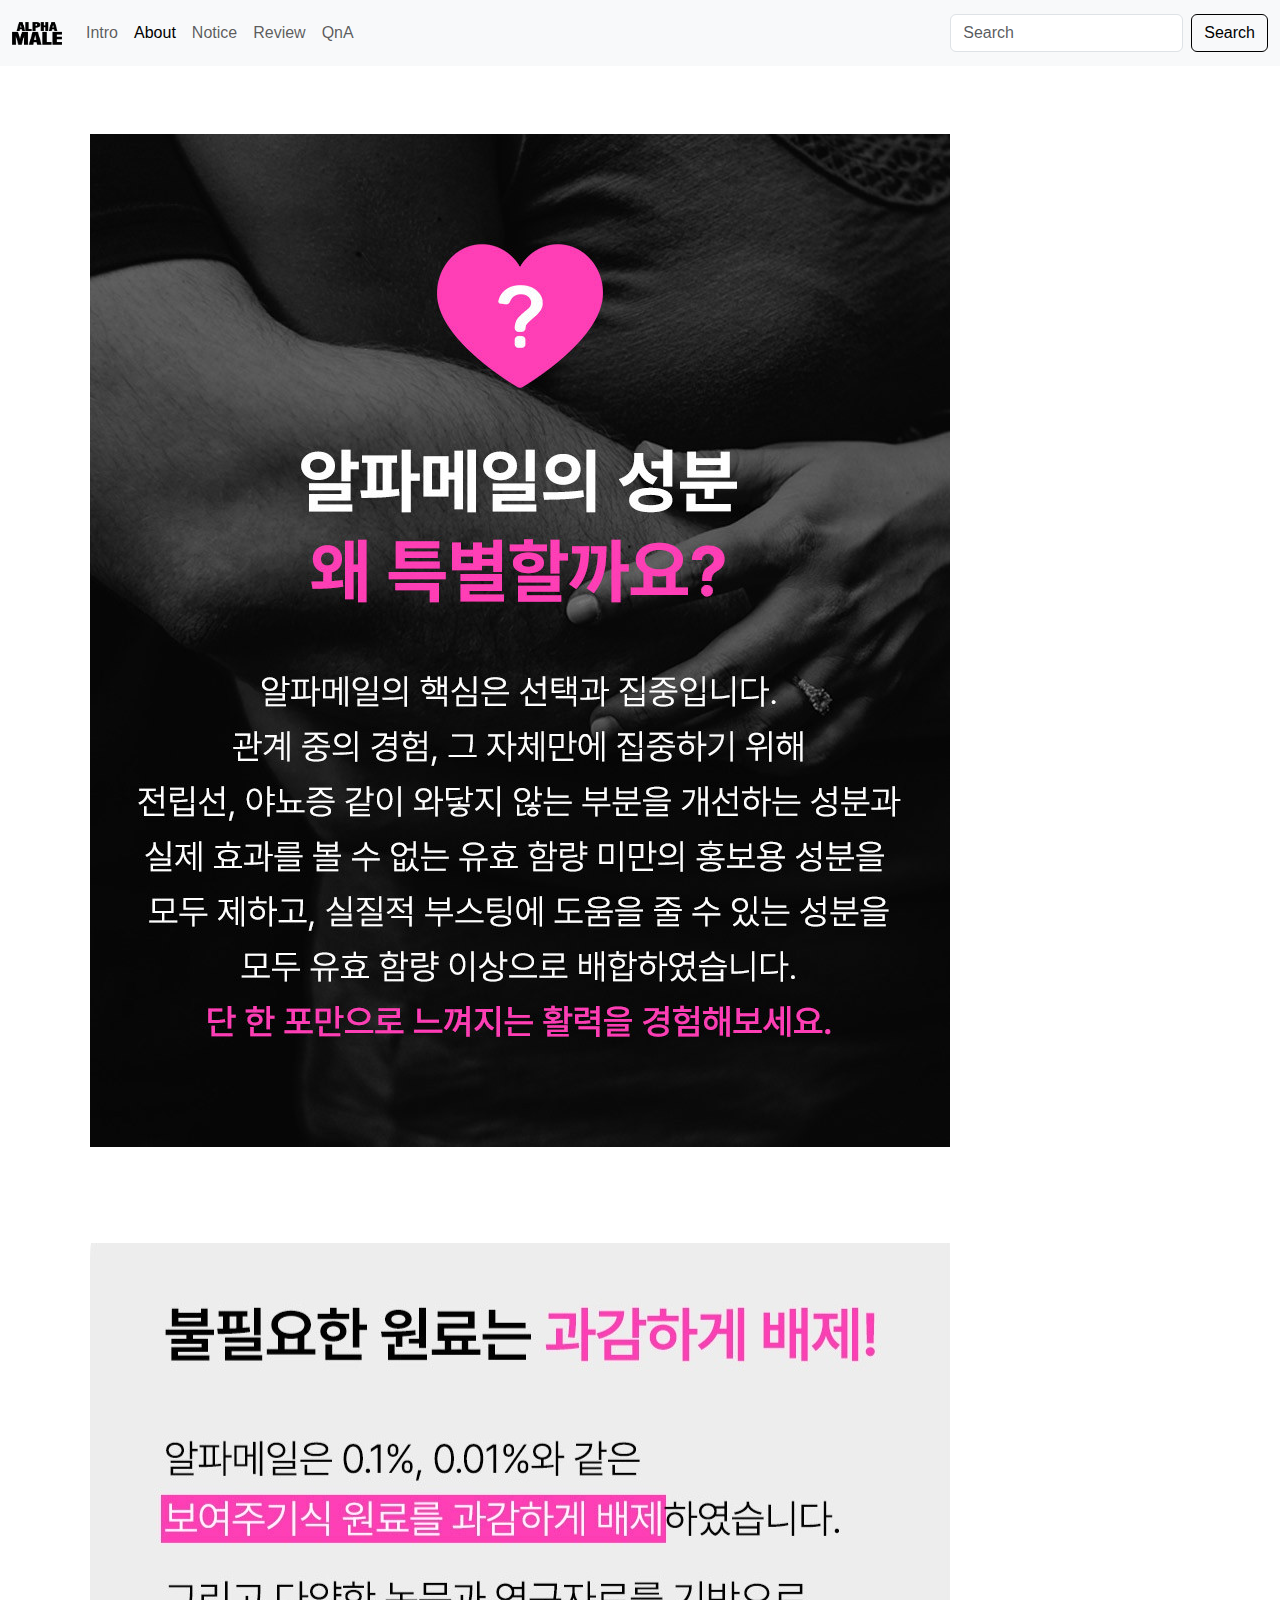
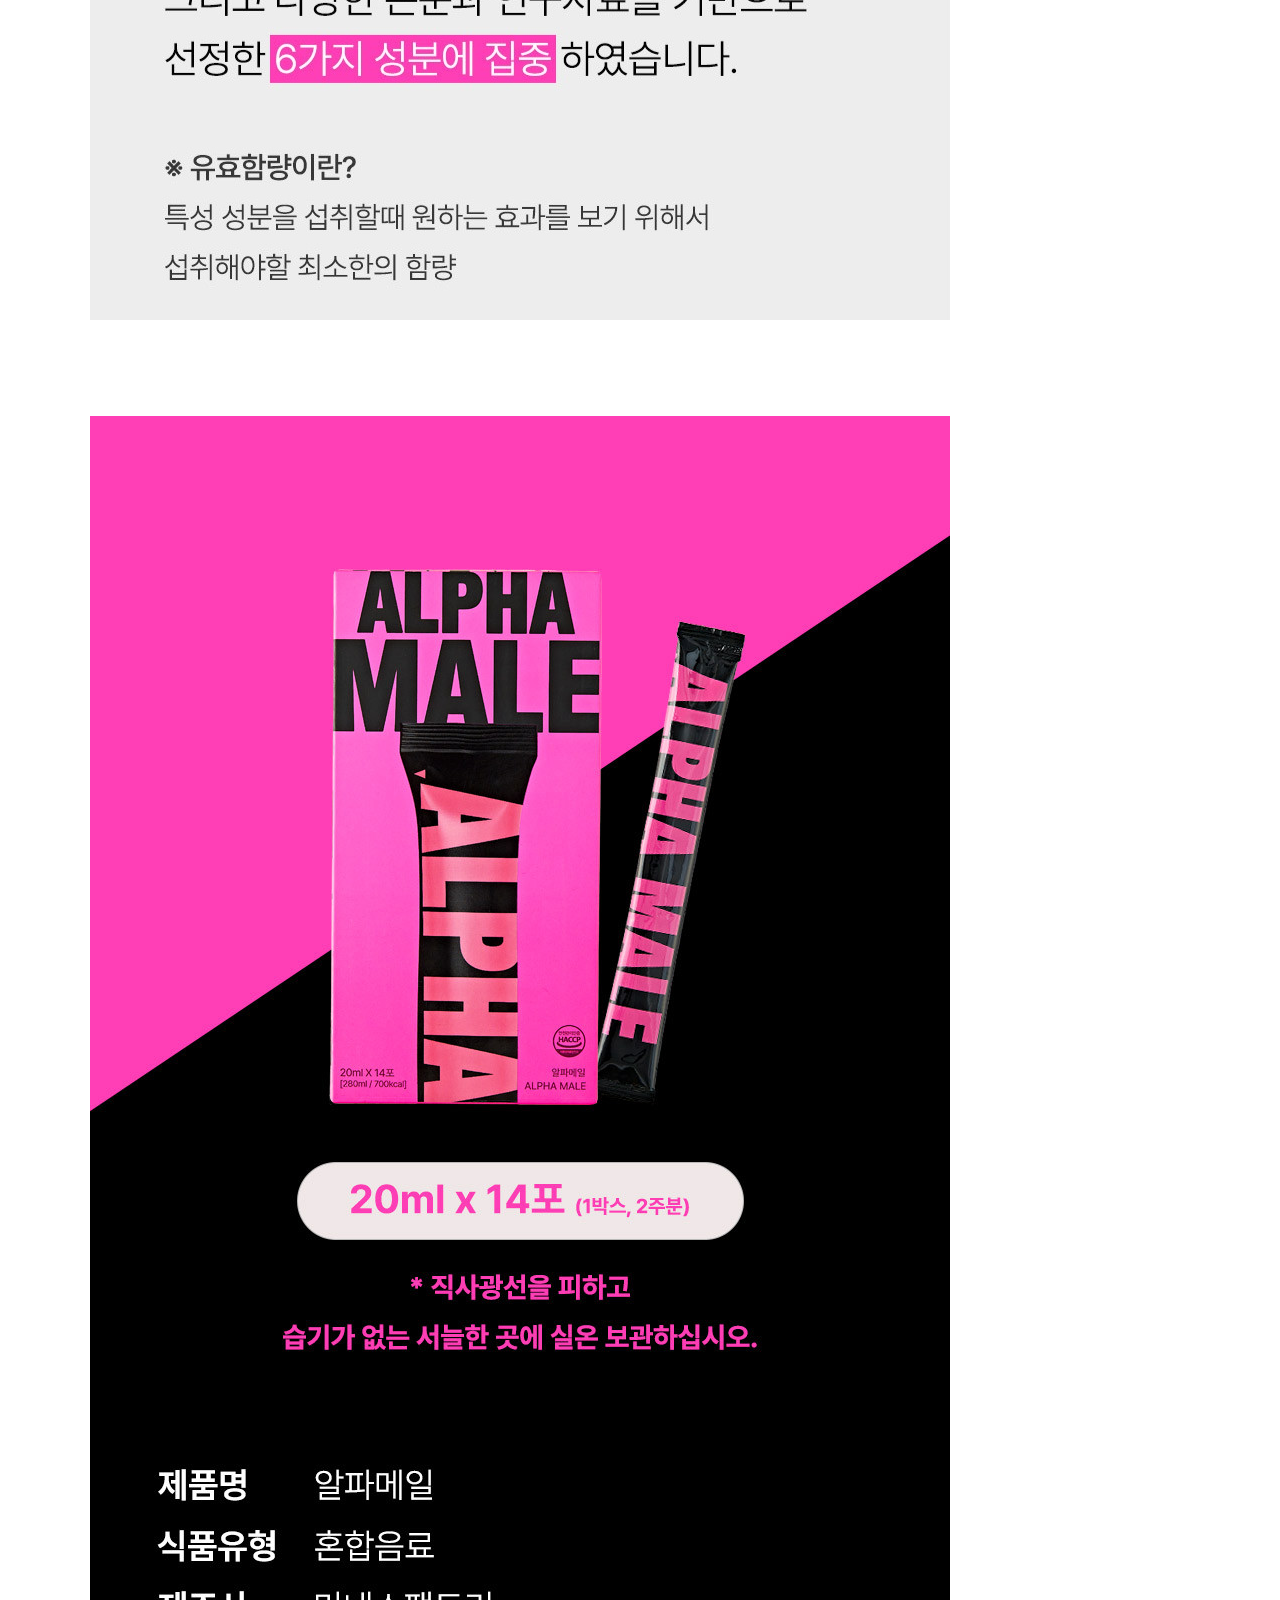
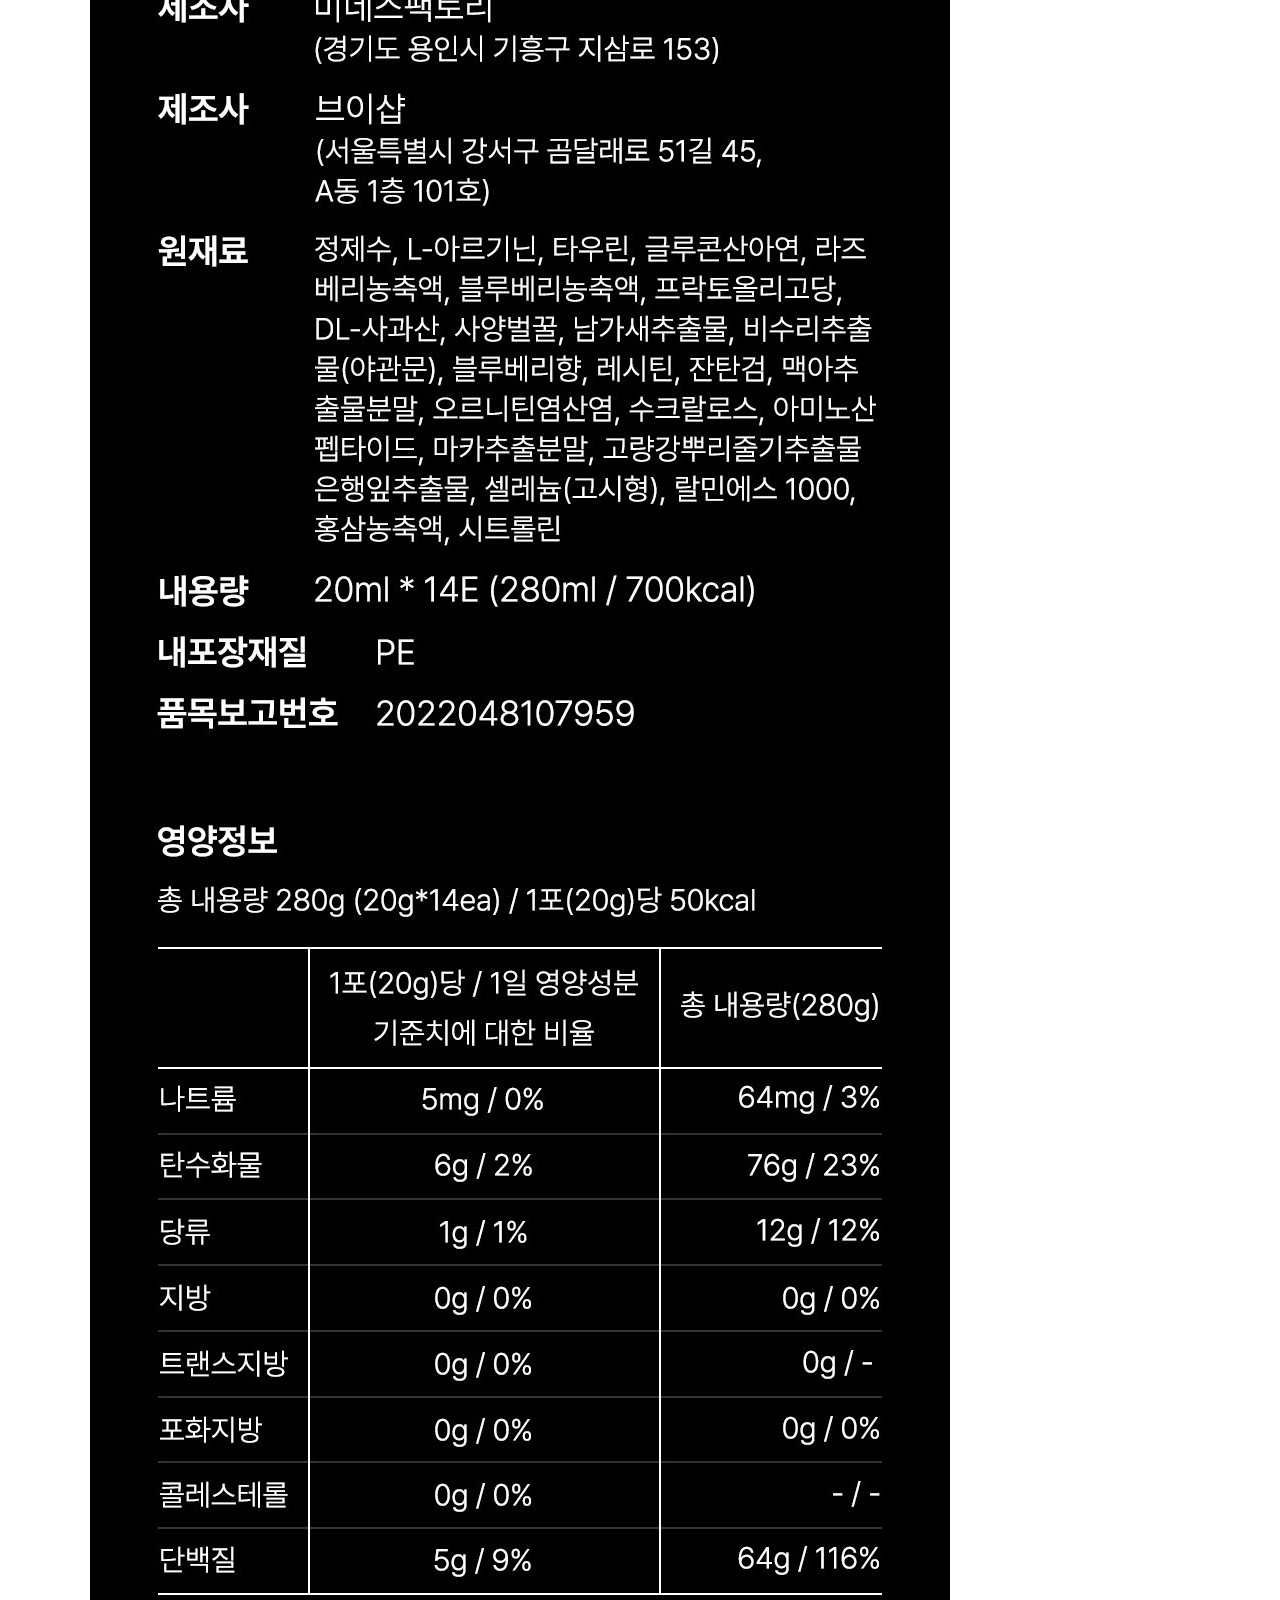
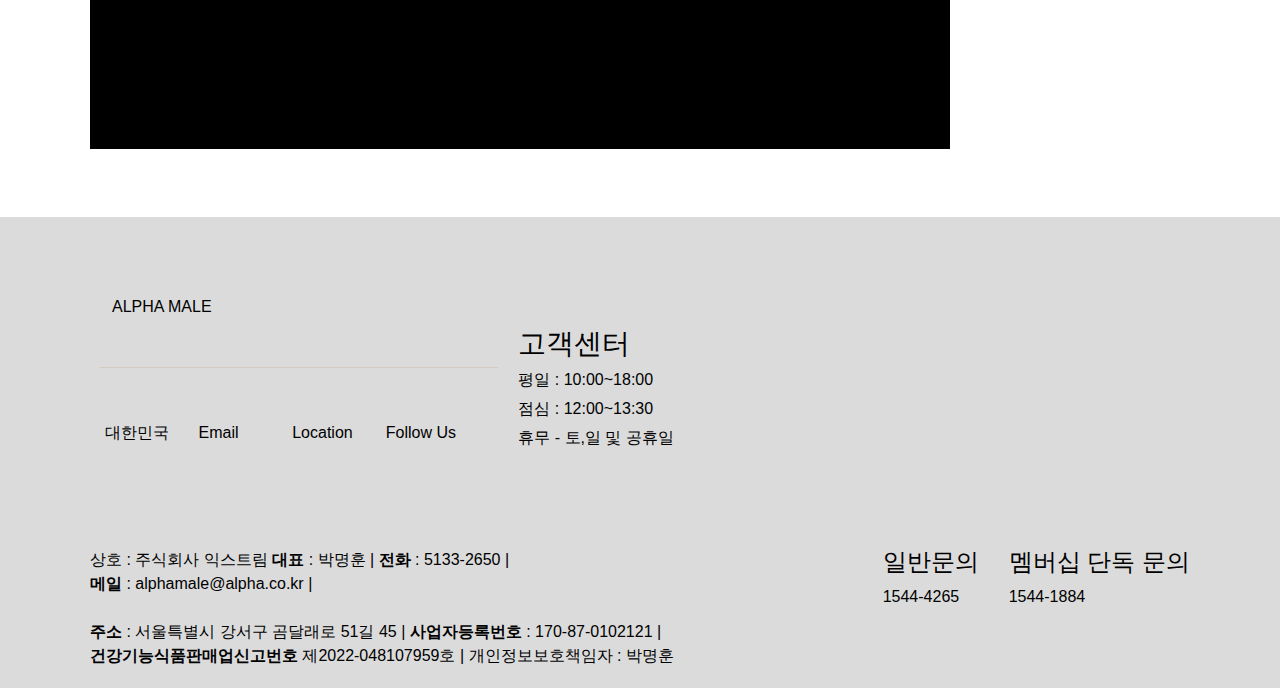
<file: about.html>
<!DOCTYPE html>
<html>

<head>
  <meta charset="utf-8">
  <meta name="viewport" content="width=device-width">
  <title>replit</title>

  <link href="https://cdn.jsdelivr.net/npm/bootstrap@5.3.3/dist/css/bootstrap.min.css" rel="stylesheet"
    integrity="sha384-QWTKZyjpPEjISv5WaRU9OFeRpok6YctnYmDr5pNlyT2bRjXh0JMhjY6hW+ALEwIH" crossorigin="anonymous">
  <script src="https://cdn.jsdelivr.net/npm/bootstrap@5.3.3/dist/js/bootstrap.min.js"
    integrity="sha384-0pUGZvbkm6XF6gxjEnlmuGrJXVbNuzT9qBBavbLwCsOGabYfZo0T0to5eqruptLy"
    crossorigin="anonymous"></script>

  <link href="style.css" rel="stylesheet" type="text/css" />

</head>

<body>
  <nav class="navbar navbar-expand-lg bg-body-tertiary">
    <div class="container-fluid">

      <a class="navbar-brand" href="index.html"><img src="./image/logo.png" width="50" height="24"
          class="d-inline-block align-text-top"></a>
      <button class="navbar-toggler" type="button" data-bs-toggle="collapse" data-bs-target="#navbarSupportedContent"
        aria-controls="navbarSupportedContent" aria-expanded="false" aria-label="Toggle navigation">
        <span class="navbar-toggler-icon"></span>
      </button>
      <div class="collapse navbar-collapse" id="navbarSupportedContent">
        <ul class="navbar-nav me-auto mb-2 mb-lg-0">
          <li class="nav-item">
            <a href="index.html" class="nav-link ">Intro</a>
          </li>
          <li class="nav-item">
            <a href="about.html" class="nav-link active" aria-current="page">About</a>
          </li>
          <li class="nav-item">
            <a class="nav-link" href="notice.html">Notice</a>
          </li>
          <li class="nav-item">
            <a class="nav-link" href="#" data-bs-toggle="modal" data-bs-target="#exampleModal">Review</a>
          </li>
          <li class="nav-item">
            <a class="nav-link" href="qna.html">QnA</a>
          </li>
        </ul>
        <form class="d-flex" role="search">
          <input class="form-control me-2" type="search" placeholder="Search" aria-label="Search">
          <button class="btn btn-outline-success" type="submit">Search</button>
        </form>
      </div>
    </div>
  </nav>

  <div class="container">

    <div class="text-center mt-5 mb-5">
      <img src="image/p__16.jpeg" class="d-block w-100">
    </div>

    <div class="text-center mt-5 mb-5">
      <img src="image/p__112.jpg" class="d-block w-100">
    </div>
    <div class="text-center mt-5 mb-5">
      <img src="image/p__21.jpg" class="d-block w-100">
    </div>


  </div>

</body>
<footer> 
  <div class="container" >
    
    <div class="first-box">
      
      <div class="row first-box-left"   >
        <div class="first-line pt-5 pb-5">
          ALPHA MALE
        </div>
        <div class="row second-line pt-5 pb-5">
          <div class="col">대한민국</div>
          <div class="col"><a href="">Email</a></div>
          <div class="col"><a href="">Location</a></div>
          <div class="col"><a href="">Follow Us</a></div>
        </div>
  
      </div>
      <div class="first-box-right pt-5 "  >
        <div class="cus-center">  
          <h3>고객센터</h3>
          <ul><li><span class="gh_desc-officeHours1">평일 : 10:00~18:00</span></li>
            <li><span class="gh_desc-officeHours2">점심 : 12:00~13:30</span></li>
            <li><span class="gh_desc-officeHours3">휴무 - 토,일 및 공휴일</span></li>
          </ul>
        </div>
      </div>
    </div>
  </div>
   
     <div class="container footer-secondbox ">
        
      <div class="info-box-left " >
         
          <div class="xans-element- xans-layout xans-layout-footer address ">
            <span class="noline">상호 : 주식회사 익스트림 </span>
            <span><strong>대표</strong> : 박명훈 |</span>
            <span><strong>전화</strong> : 5133-2650 |</span>
            <div>
            <span><strong>메일</strong> : <a href="j0102276@gmail.com">alphamale@alpha.co.kr |
            </a></span>
            </div>
            <br><span class=""><strong>주소</strong> : 서울특별시 강서구 곰달래로 51길 45 |</span>
            <span><strong>사업자등록번호</strong> : 170-87-0102121 |</span>
  <div>
            <span><strong>건강기능식품판매업신고번호</strong> 제2022-048107959호 |</span>
            <span class="noline ">개인정보보호책임자 : 박명훈</span>
            </div>
        </div>
      </div>
      <div class="info-box-right" >
      <div>
        <div class="phone_area">
          <div class="left-second-box">
            <h4>일반문의</h4>
            <p class="big_num tel">1544-4265</p>
          </div>
          
          <div>
            <h4>멤버십 단독 문의</h4>
            <p class="big_num tel">1544-1884</p>
          </div>
        </div>
      </div>
    </div>
    </div>
    <div class=" third-line pt-5 pb-5 text-center">
      <a href="https://m.qoo10.jp/g/1099119570" class="japansite"> Ship to : JAPAN</a>
    </div>
  </div>
  </div>
  </footer>
  <script>
    function navigateToPage() {
      window.location.href = 'qna.html';
    }
  </script>



</html>

<!-- Modal -->
<div class="modal fade" id="exampleModal" tabindex="-1" aria-labelledby="exampleModalLabel" aria-hidden="true">
  <div class="modal-dialog">
    <div class="modal-content">
      <div class="modal-header">
        <h1 class="modal-title fs-5" id="exampleModalLabel">공지사항</h1>
        <button type="button" class="btn-close" data-bs-dismiss="modal" aria-label="Close"></button>
      </div>
      <div class="modal-body">
        아직 리뷰 페이지는 준비중입니다
      </div>
      <div class="modal-footer">
        <button type="button" class="btn btn-secondary" data-bs-dismiss="modal">Close</button>
        <button type="button" class="btn btn-primary" onclick="navigateToPage()">FAQ보기</button>




      </div>
    </div>
  </div>
</div>
<script>
  function navigateToPage() {
    window.location.href = 'qna.html';
  }
</script>
</file>
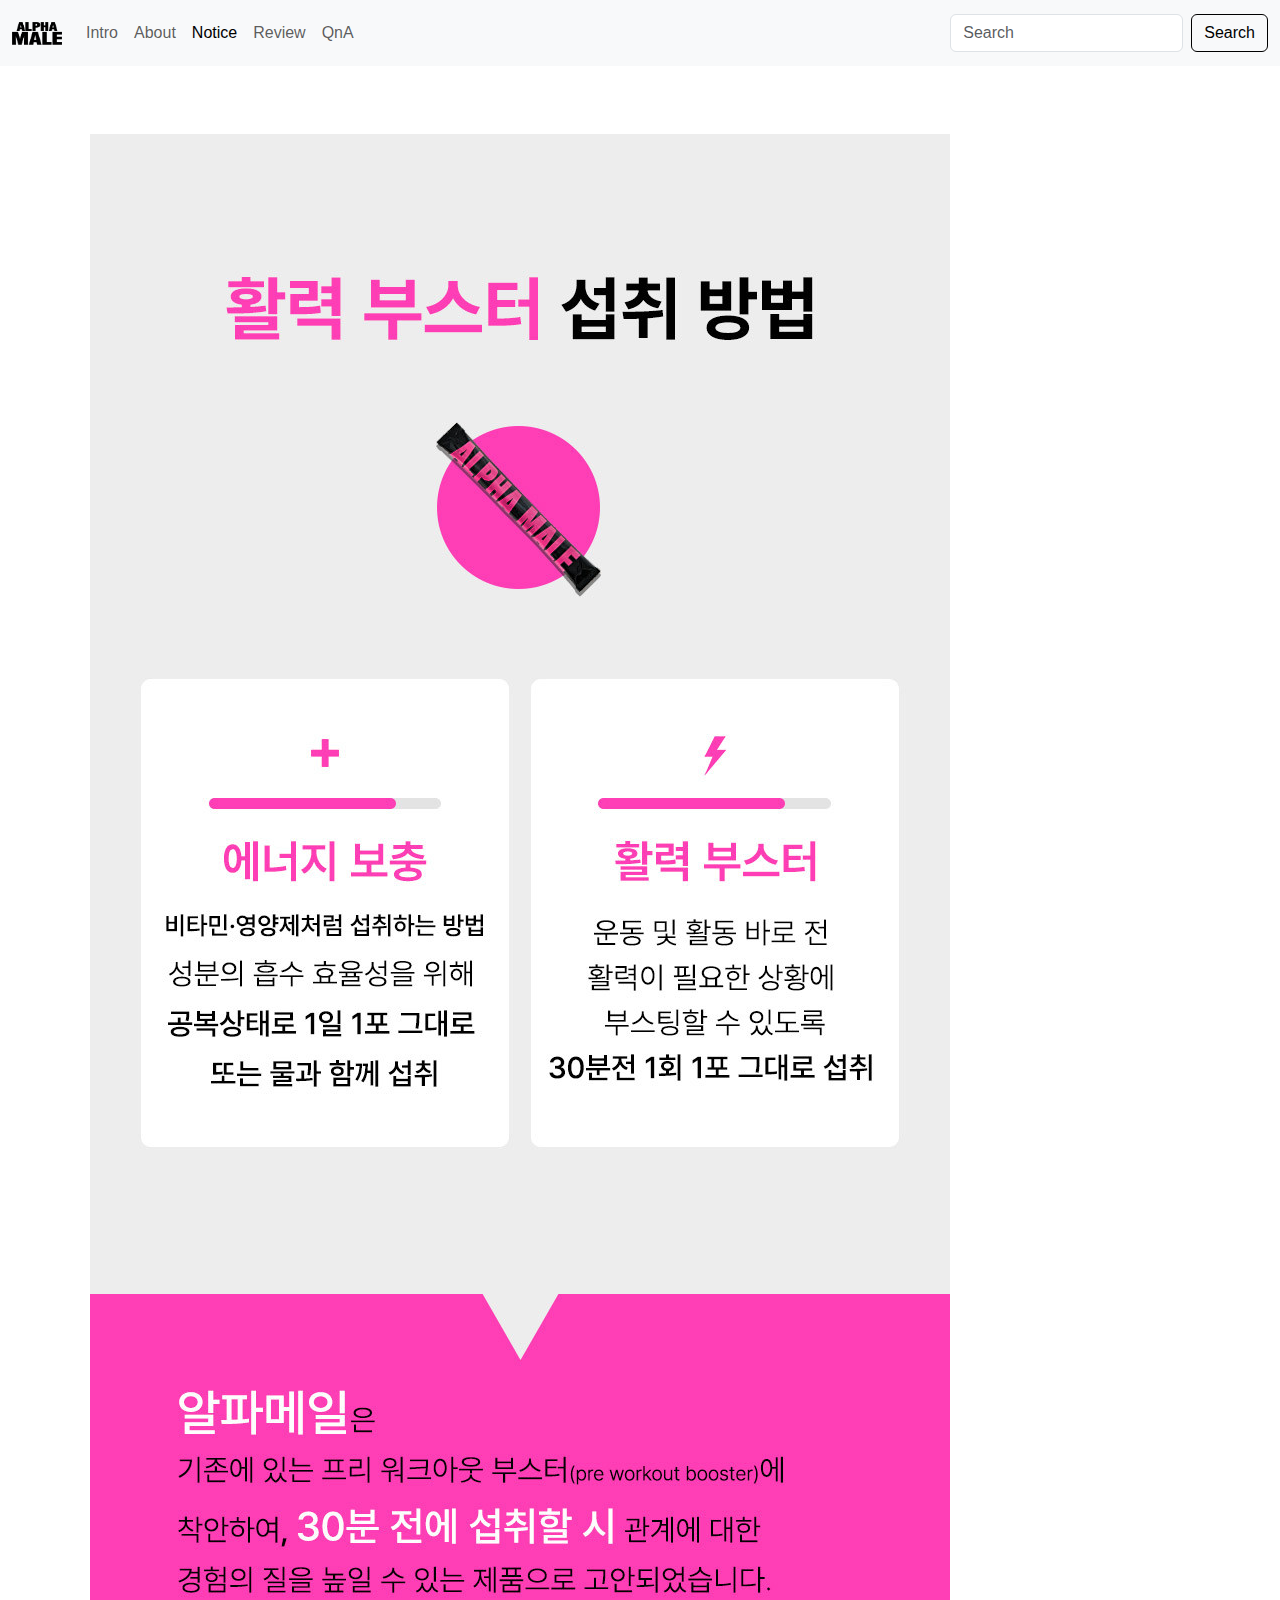
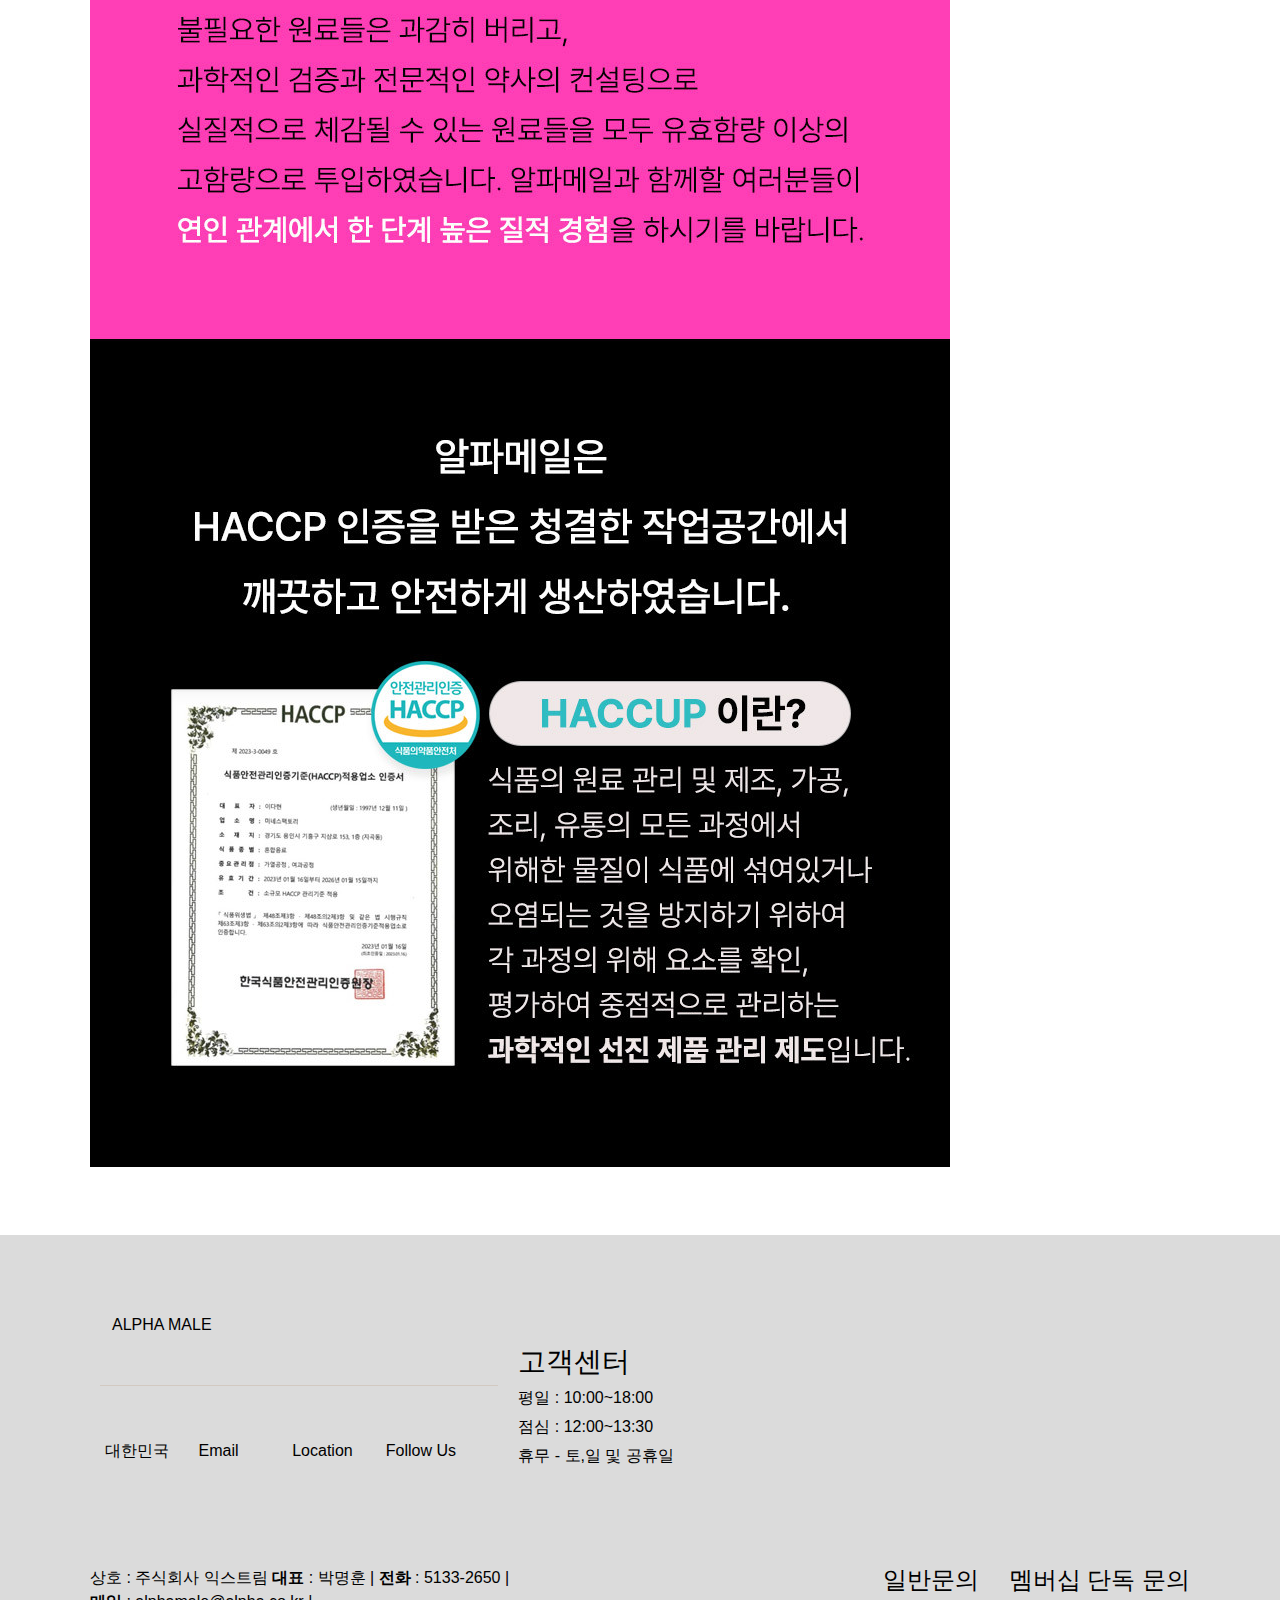
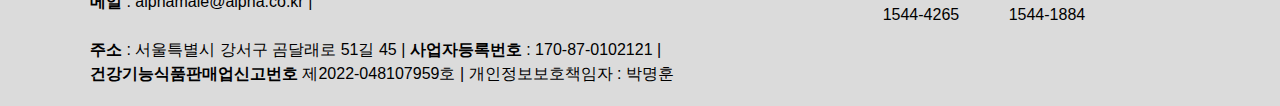
<file: notice.html>
<!DOCTYPE html>
<html>

<head>
  <meta charset="utf-8">
  <meta name="viewport" content="width=device-width">
  <title>replit</title>

  <link href="https://cdn.jsdelivr.net/npm/bootstrap@5.3.3/dist/css/bootstrap.min.css" rel="stylesheet"
    integrity="sha384-QWTKZyjpPEjISv5WaRU9OFeRpok6YctnYmDr5pNlyT2bRjXh0JMhjY6hW+ALEwIH" crossorigin="anonymous">
  <script src="https://cdn.jsdelivr.net/npm/bootstrap@5.3.3/dist/js/bootstrap.min.js"
    integrity="sha384-0pUGZvbkm6XF6gxjEnlmuGrJXVbNuzT9qBBavbLwCsOGabYfZo0T0to5eqruptLy"
    crossorigin="anonymous"></script>

  <link href="style.css" rel="stylesheet" type="text/css" />

</head>

<body>
  <nav class="navbar navbar-expand-lg bg-body-tertiary">
    <div class="container-fluid">

      <a class="navbar-brand" href="index.html"><img src="./image/logo.png" width="50" height="24"
          class="d-inline-block align-text-top"></a>
      <button class="navbar-toggler" type="button" data-bs-toggle="collapse" data-bs-target="#navbarSupportedContent"
        aria-controls="navbarSupportedContent" aria-expanded="false" aria-label="Toggle navigation">
        <span class="navbar-toggler-icon"></span>
      </button>
      <div class="collapse navbar-collapse" id="navbarSupportedContent">
        <ul class="navbar-nav me-auto mb-2 mb-lg-0">
          <li class="nav-item">
            <a href="index.html" class="nav-link ">Intro</a>
          </li>
          <li class="nav-item">
            <a class="nav-link" href="about.html">About</a>
          </li>
          <li class="nav-item">
            <a class="nav-link active" aria-current="page" href="notice.html">Notice</a>
          </li>
          <li class="nav-item">
            <a class="nav-link" href="#" data-bs-toggle="modal" data-bs-target="#exampleModal">Review</a>
          </li>
          <li class="nav-item">
            <a class="nav-link" href="qna.html">QnA</a>
          </li>
          

        </ul>
        <form class="d-flex" role="search">
          <input class="form-control me-2" type="search" placeholder="Search" aria-label="Search">
          <button class="btn btn-outline-success" type="submit">Search</button>
        </form>
      </div>
    </div>
  </nav>

  <div class="container">

    <div class="text-center mt-5 mb-5">
      <img src="image/p__18.jpeg" class="d-block w-100">
    </div>
  </div>

</body>
<footer> 
  <div class="container" >
    
    <div class="first-box">
      
      <div class="row first-box-left"   >
        <div class="first-line pt-5 pb-5">
          ALPHA MALE
        </div>
        <div class="row second-line pt-5 pb-5">
          <div class="col">대한민국</div>
          <div class="col"><a href="">Email</a></div>
          <div class="col"><a href="">Location</a></div>
          <div class="col"><a href="">Follow Us</a></div>
        </div>
  
      </div>
      <div class="first-box-right pt-5 "  >
        <div class="cus-center">  
          <h3>고객센터</h3>
          <ul><li><span class="gh_desc-officeHours1">평일 : 10:00~18:00</span></li>
            <li><span class="gh_desc-officeHours2">점심 : 12:00~13:30</span></li>
            <li><span class="gh_desc-officeHours3">휴무 - 토,일 및 공휴일</span></li>
          </ul>
        </div>
      </div>
    </div>
  </div>
   
     <div class="container footer-secondbox ">
        
      <div class="info-box-left " >
         
          <div class="xans-element- xans-layout xans-layout-footer address ">
            <span class="noline">상호 : 주식회사 익스트림 </span>
            <span><strong>대표</strong> : 박명훈 |</span>
            <span><strong>전화</strong> : 5133-2650 |</span>
            <div>
            <span><strong>메일</strong> : <a href="j0102276@gmail.com">alphamale@alpha.co.kr |
            </a></span>
            </div>
            <br><span class=""><strong>주소</strong> : 서울특별시 강서구 곰달래로 51길 45 |</span>
            <span><strong>사업자등록번호</strong> : 170-87-0102121 |</span>
  <div>
            <span><strong>건강기능식품판매업신고번호</strong> 제2022-048107959호 |</span>
            <span class="noline ">개인정보보호책임자 : 박명훈</span>
            </div>
        </div>
      </div>
      <div class="info-box-right" >
      <div>
        <div class="phone_area">
          <div class="left-second-box">
            <h4>일반문의</h4>
            <p class="big_num tel">1544-4265</p>
          </div>
          
          <div>
            <h4>멤버십 단독 문의</h4>
            <p class="big_num tel">1544-1884</p>
          </div>
        </div>
      </div>
    </div>
    </div>
    <div class=" third-line pt-5 pb-5 text-center">
      <a href="https://m.qoo10.jp/g/1099119570" class="japansite"> Ship to : JAPAN</a>
    </div>
  </div>
  </div>
  
  
  </footer>


</html>

<!-- Modal -->
<div class="modal fade" id="exampleModal" tabindex="-1" aria-labelledby="exampleModalLabel" aria-hidden="true">
  <div class="modal-dialog">
    <div class="modal-content">
      <div class="modal-header">
        <h1 class="modal-title fs-5" id="exampleModalLabel">공지사항</h1>
        <button type="button" class="btn-close" data-bs-dismiss="modal" aria-label="Close"></button>
      </div>
      <div class="modal-body">
        아직 리뷰 페이지는 준비중입니다
      </div>
      <div class="modal-footer">
        <button type="button" class="btn btn-secondary" data-bs-dismiss="modal">Close</button>
        <button type="button" class="btn btn-primary" onclick="navigateToPage()">FAQ보기</button>


      </div>
    </div>
  </div>
</div>
<script>
  function navigateToPage() {
    window.location.href = 'qna.html';
  }
</script>
</file>
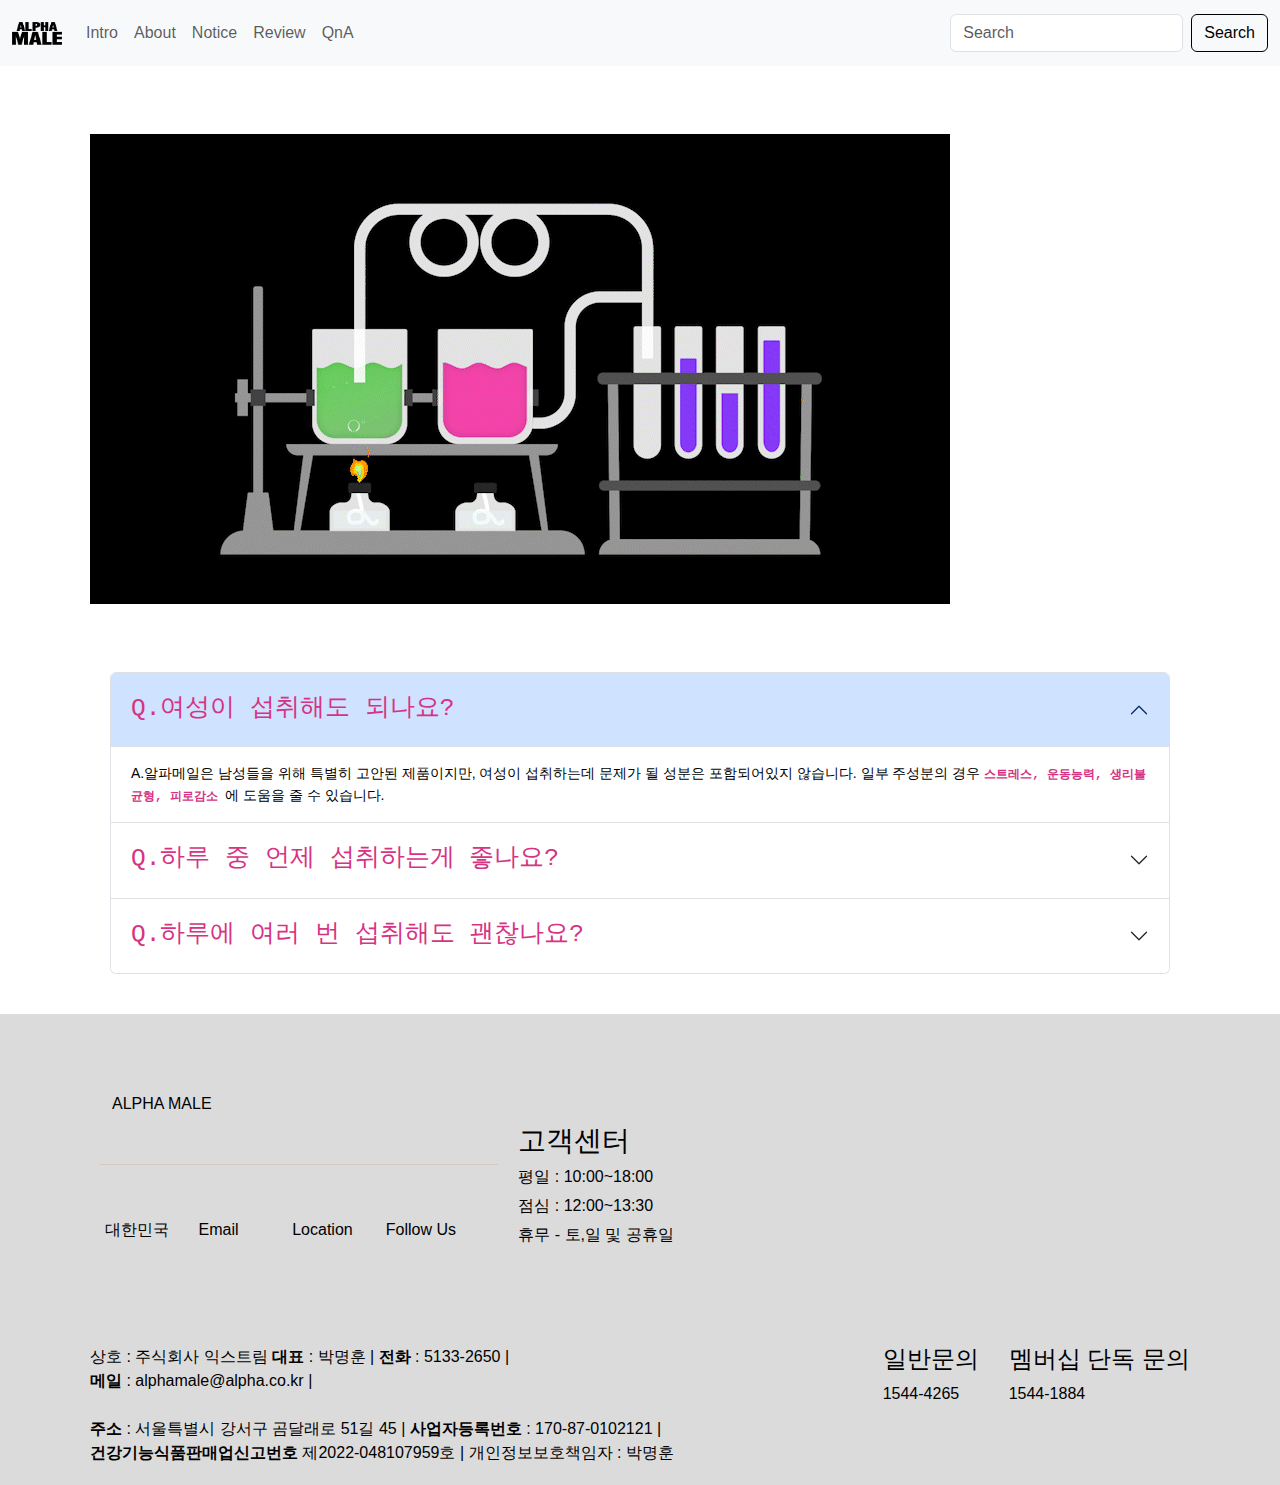
<file: qna.html>
<!DOCTYPE html>
<html>

<head>
  <meta charset="utf-8">
  <meta name="viewport" content="width=device-width">
  <title>replit</title>

  <link href="https://cdn.jsdelivr.net/npm/bootstrap@5.3.3/dist/css/bootstrap.min.css" rel="stylesheet"
    integrity="sha384-QWTKZyjpPEjISv5WaRU9OFeRpok6YctnYmDr5pNlyT2bRjXh0JMhjY6hW+ALEwIH" crossorigin="anonymous">
  <script src="https://cdn.jsdelivr.net/npm/bootstrap@5.3.3/dist/js/bootstrap.min.js"
    integrity="sha384-0pUGZvbkm6XF6gxjEnlmuGrJXVbNuzT9qBBavbLwCsOGabYfZo0T0to5eqruptLy"
    crossorigin="anonymous"></script>

  <link href="style.css" rel="stylesheet" type="text/css" />

</head>


<nav class="navbar navbar-expand-lg bg-body-tertiary">
  <div class="container-fluid">

    <a class="navbar-brand" href="index.html"><img src="./image/logo.png" width="50" height="24"
        class="d-inline-block align-text-top"></a>
    <button class="navbar-toggler" type="button" data-bs-toggle="collapse" data-bs-target="#navbarSupportedContent"
      aria-controls="navbarSupportedContent" aria-expanded="false" aria-label="Toggle navigation">
      <span class="navbar-toggler-icon"></span>
    </button>
    <div class="collapse navbar-collapse" id="navbarSupportedContent">
      <ul class="navbar-nav me-auto mb-2 mb-lg-0">
        <li class="nav-item">
          <a href="index.html" class="nav-link">Intro</a>
        </li>
        <li class="nav-item">
          <a class="nav-link" href="about.html">About</a>
        </li>
        <li class="nav-item">
          <a class="nav-link" href="notice.html">Notice</a>
        </li>
        <li class="nav-item">
          <a class="nav-link" href="#" data-bs-toggle="modal" data-bs-target="#exampleModal">Review</a>
        </li>
        <li class="nav-item">
          <a class="nav-link" href="qna.html" class="nav-link active" aria-current="page">QnA</a>
        </li>
        <!-- <li class="nav-item dropdown">
            <a class="nav-link dropdown-toggle" href="#" role="button" data-bs-toggle="dropdown" aria-expanded="false">
              WOMEN
            </a>
          <ul class="dropdown-menu">
              <li><a class="dropdown-item" href="#">Action</a></li>
              <li><a class="dropdown-item" href="#">Another action</a></li>
              <li>
                <hr class="dropdown-divider">
              </li>
              <li><a class="dropdown-item" href="#">Something else here</a></li>
            </ul>

          </li>-->

      </ul>
      <form class="d-flex" role="search">
        <input class="form-control me-2" type="search" placeholder="Search" aria-label="Search">
        <button class="btn btn-outline-success" type="submit">Search</button>
      </form>
    </div>
  </div>
</nav>

<body>
  <div class="container">
    <div class="text-center mt-5 mb-5">
      <img src="./image/p__06.gif" class="d-block w-100">

    </div>


    <div class="container">
      <div class="accordion" id="accordionExample">
        <div class="accordion-item">
          <h2 class="accordion-header">
            <button class="accordion-button" type="button" data-bs-toggle="collapse" data-bs-target="#collapseOne"
              aria-expanded="true" aria-controls="collapseOne">
              <h3> <code>Q.여성이 섭취해도 되나요?</code></h3>
            </button>
          </h2>
          <div id="collapseOne" class="accordion-collapse collapse show" data-bs-parent="#accordionExample">
            <div class="accordion-body">
              A.알파메일은 남성들을 위해 특별히 고안된 제품이지만, 여성이 섭취하는데 문제가 될 성분은 포함되어있지 않습니다.
              일부 주성분의 경우
              <code><strong>스트레스, 운동능력, 생리불균형, 피로감소</strong> </code>에 도움을 줄 수 있습니다.

            </div>
          </div>
        </div>
        <div class="accordion-item">
          <h2 class="accordion-header">
            <button class="accordion-button collapsed" type="button" data-bs-toggle="collapse"
              data-bs-target="#collapseTwo" aria-expanded="false" aria-controls="collapseTwo">
              <h3> <code>Q.하루 중 언제 섭취하는게 좋나요?</code></h3>
            </button>
          </h2>
          <div id="collapseTwo" class="accordion-collapse collapse" data-bs-parent="#accordionExample">
            <div class="accordion-body">
              A.<code><strong>어린이,임산부,모유 수유 중인 분들</strong></code> 은 섭취를 피해주시기 바랍니다. 또한 특정 원료 또는 성분에 알레르기가 있으신 분들은 원료를 확인
              후 섭취하시기 바라며,
              현재
              병원에서 진단을 받아 <code><strong>복용하고 있는 약이 있으실 경우, 전문의와 상의 후 복용하시길 권장</strong></code>합니다.

            </div>
          </div>
        </div>
        <div class="accordion-item">
          <h2 class="accordion-header">
            <button class="accordion-button collapsed" type="button" data-bs-toggle="collapse"
              data-bs-target="#collapseThree" aria-expanded="false" aria-controls="collapseThree">
              <h3> <code>Q.하루에 여러 번 섭취해도 괜찮나요?</code></h3>
            </button>
          </h2>
          <div id="collapseThree" class="accordion-collapse collapse" data-bs-parent="#accordionExample">
            <div class="accordion-body ">
              A.알파메일은 효과적인 부스팅을 위해 다양한 <code><strong>성분들이 높은 함량으로 포함</strong></code>되어 있습니다. 이런특성
              때문에 하루에 한 번 이상섭취한믄 것을
              과용이 될 수
              있으므로,
              하루에 한 번 으로 제한하는 것을 권장 드립니다.

            </div>
          </div>
        </div>
      </div>
    </div>
</body>
</div>
<footer> 
  <div class="container" >
    <div class="first-box">
      
      <div class="row first-box-left"   >
        <div class="first-line pt-5 pb-5">
          ALPHA MALE
        </div>
        <div class="row second-line pt-5 pb-5">
          <div class="col">대한민국</div>
          <div class="col"><a href="">Email</a></div>
          <div class="col"><a href="">Location</a></div>
          <div class="col"><a href="">Follow Us</a></div>
        </div>
  
      </div>
      <div class="first-box-right pt-5 "  >
        <div class="cus-center">  
          <h3>고객센터</h3>
          <ul><li><span class="gh_desc-officeHours1">평일 : 10:00~18:00</span></li>
            <li><span class="gh_desc-officeHours2">점심 : 12:00~13:30</span></li>
            <li><span class="gh_desc-officeHours3">휴무 - 토,일 및 공휴일</span></li>
          </ul>
        </div>
      </div>
    </div>
  </div>
   
     <div class="container footer-secondbox ">
        
      <div class="info-box-left " >
         
          <div class="xans-element- xans-layout xans-layout-footer address ">
            <span class="noline">상호 : 주식회사 익스트림 </span>
            <span><strong>대표</strong> : 박명훈 |</span>
            <span><strong>전화</strong> : 5133-2650 |</span>
            <div>
            <span><strong>메일</strong> : <a href="j0102276@gmail.com" class="alpha-email">alphamale@alpha.co.kr | 
            </a></span>
            </div>
            <br><span class=""><strong>주소</strong> : 서울특별시 강서구 곰달래로 51길 45 |</span>
            <span><strong>사업자등록번호</strong> : 170-87-0102121 |</span>
  <div>
            <span><strong>건강기능식품판매업신고번호</strong> 제2022-048107959호 |</span>
            <span class="noline ">개인정보보호책임자 : 박명훈</span>
            </div>
        </div>
      </div>
      <div class="info-box-right" >
      <div>
        <div class="phone_area">
          <div class="left-second-box">
            <h4>일반문의</h4>
            <p class="big_num tel">1544-4265</p>
          </div>
          
          <div>
            <h4>멤버십 단독 문의</h4>
            <p class="big_num tel">1544-1884</p>
          </div>
        </div>
      </div>
    </div>
    </div>
    <div class=" third-line pt-5 pb-5 text-center">
      <a href="https://m.qoo10.jp/g/1099119570" class="japansite"> Ship to : JAPAN</a>
    </div>

  </div>
  </div>

  </footer>
  <script>
    function navigateToPage() {
      window.location.href = 'qna.html';
    }
  </script>

</html>

<!-- Modal -->
<div class="modal fade" id="exampleModal" tabindex="-1" aria-labelledby="exampleModalLabel" aria-hidden="true">
  <div class="modal-dialog">
    <div class="modal-content">
      <div class="modal-header">
        <h1 class="modal-title fs-5" id="exampleModalLabel">공지사항</h1>
        <button type="button" class="btn-close" data-bs-dismiss="modal" aria-label="Close"></button>
      </div>
      <div class="modal-body">
        아직 리뷰 페이지는 준비중입니다
      </div>
      <div class="modal-footer">
        <button type="button" class="btn btn-secondary" data-bs-dismiss="modal">Close</button>
        <button type="button" class="btn btn-primary" onclick="navigateToPage()">FAQ보기</button>




      </div>
    </div>
  </div>
</div>
</file>
<file: style.css>
.btn-outline-success {
  color: black;
  border-color: black;

}

.btn:hover {
  color: var(--bs-btn-hover-color);
  background-color: #e704bd;
  border-color: var(--bs-btn-hover-border-color);
}

footer {
  background-color: #dbdbdb;
  color: black;


}

.first-line {
  border-bottom: 1px solid #d2c9c1;
}

.second-line a {
  color: black;
  text-decoration: none;

}

.second-line a:hover {
  color: #e704bd;

}

.third-line {
  display: none;

}

@media screen and (max-width:48rem) {
  .first-line {
    text-align: center;
    padding-left: 2rem;
    padding-right: 2rem;
    border-bottom: 1px solid #d2c9c1;

  }

}

@media screen and (max-width:48rem) {
  .third-line {

    display: block;
  }


}

.japansite {
  text-decoration: none;
  color: black;
}

.japansite:hover {
  color: #e704bd;
}

.nav-link.active {
  color: #e704bd;
}

.accordion-body {

  font-size: .875em;
  color: black;
  word-wrap: break-word;


}
.footer-secondbox{
  display: flex;
  justify-content: space-between;

}

.first-box{
  display: flex;
  justify-content: space-between;
}
.first-box-right{
  align-content: center;
}
.phone_area{
  display: flex;

}
.left-second-box{
  margin-right: 30px;
  
}

.container {
  display: flex;
  flex-wrap: wrap;
  justify-content: space-between;
  padding: 20px;
}

.first-box-left {
  flex: 1 1 auto;
  margin: 10px;
  
}

.first-box-right {
  flex: 1 1 auto;
  margin: 10px;
  margin-right: auto; 
}



.first-line, .second-line {
  padding-top: 20px;
  padding-bottom: 20px;
}

.second-line {
  display: flex;
  flex-wrap: wrap;
}

.col {
  padding: 5px;
}

@media (max-width: 768px) {
  .first-box-left, .first-box-right {
      flex: 1 1 100%; /* 화면 크기가 768px 이하일 때는 100% 너비로 설정 */
      margin: 10px 0;
  }
  .cus-center{
    padding-top: 20px;
  padding-bottom: 20px;
  

  }
}

/* 추가 스타일 */
body {
  font-family: Arial, sans-serif;
}

h3 {
  margin-top: 0;
}

ul {
  list-style: none;
  padding: 0;
}

li {
  margin: 5px 0;
}

a {
  text-decoration: none;
  color: black;
}
</file>
